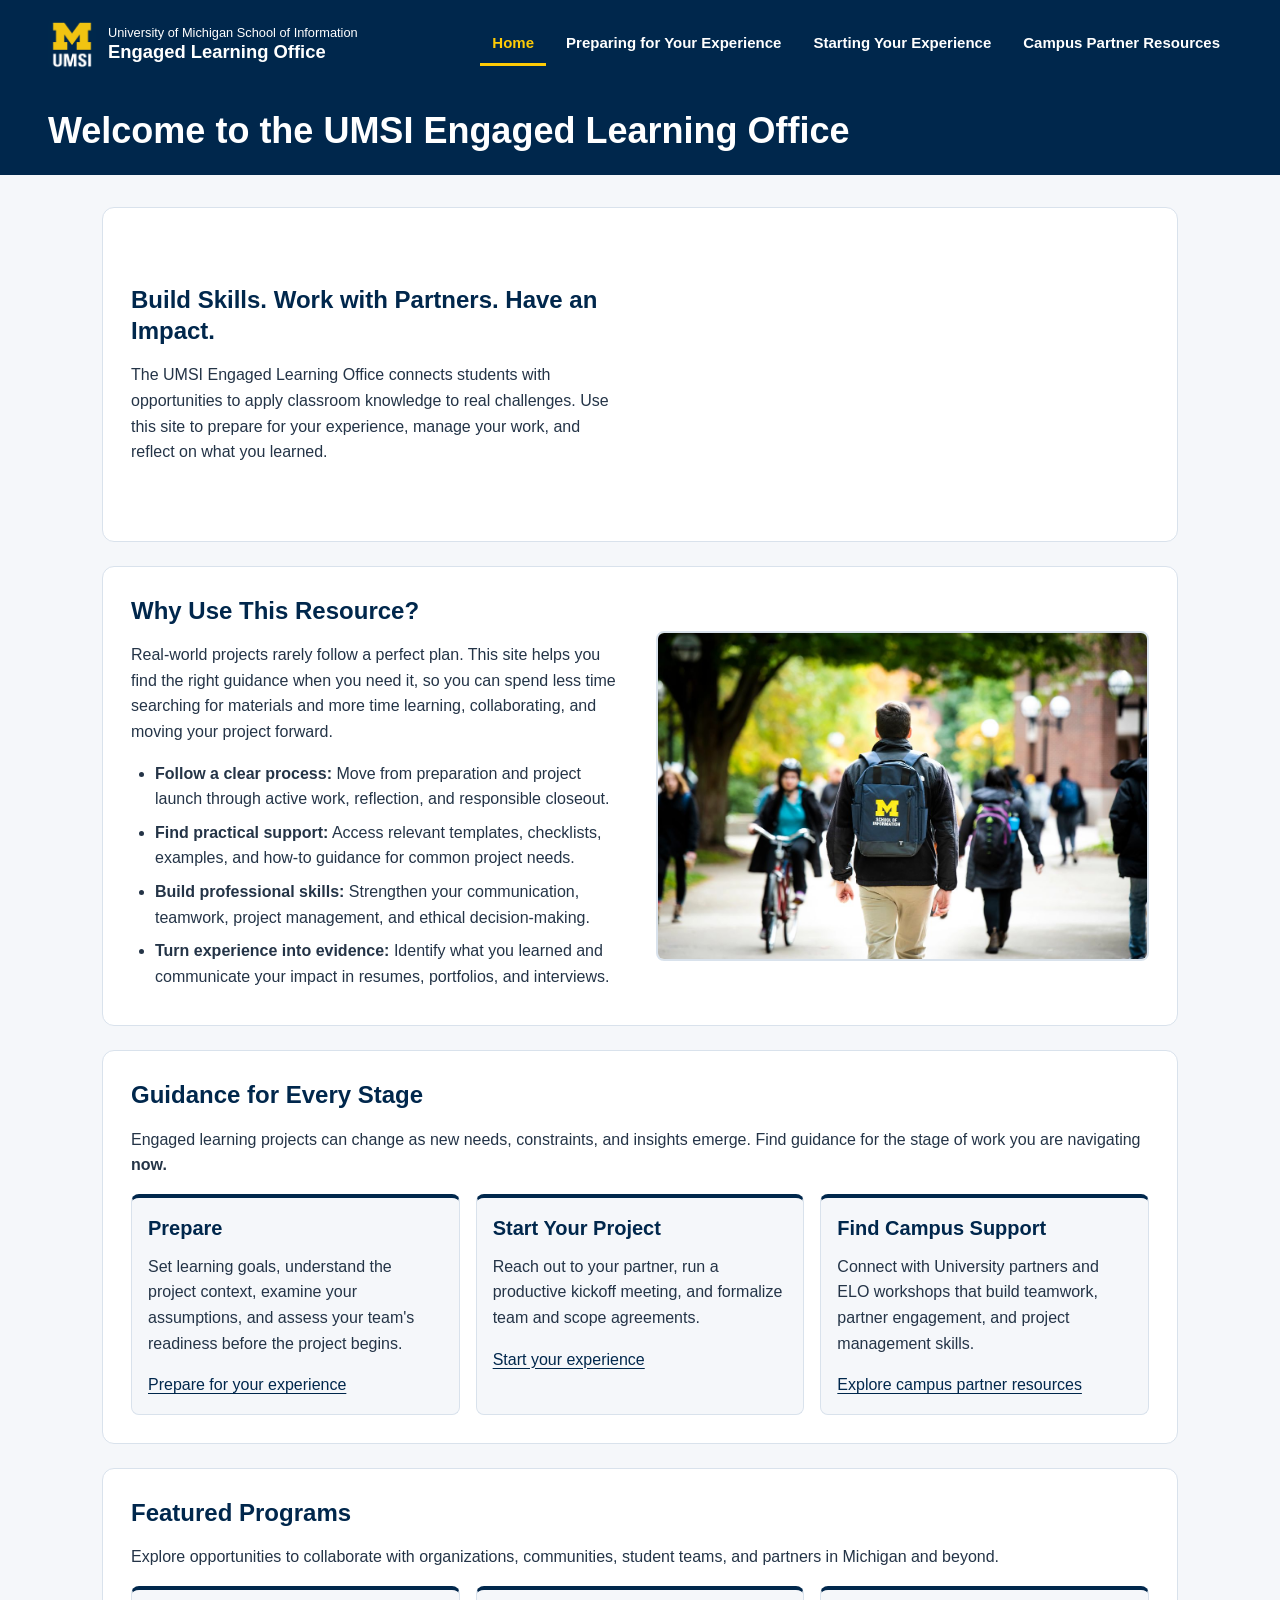
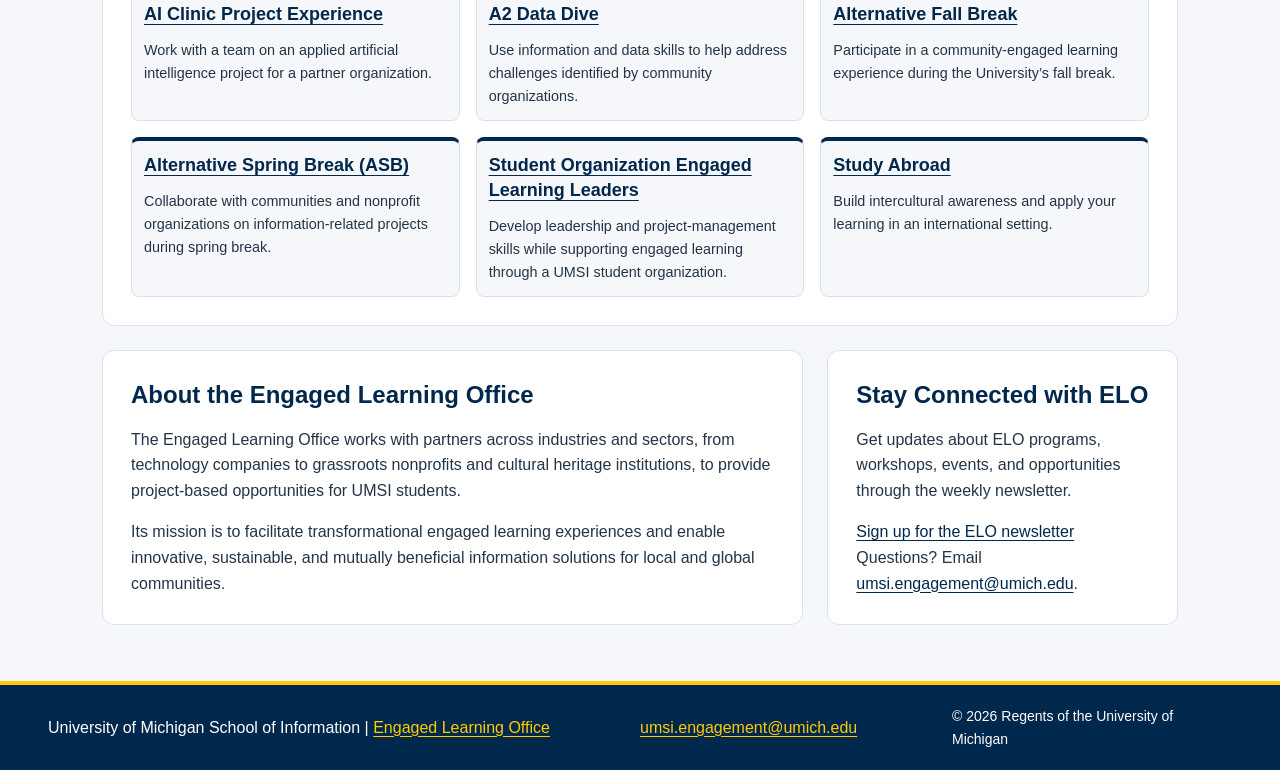
<file: index.html>
<!DOCTYPE html>
<html lang="en">
<head>
    <meta charset="UTF-8">
    <meta name="viewport" content="width=device-width, initial-scale=1.0">
    <title>Engaged Learning Resources | UMSI</title>
    <link rel="stylesheet" href="css/html5reset.css">
    <link rel="stylesheet" href="css/style.css">
    <script src="js/main.js" defer></script>
    
</head>
<body>

    <header>
  <a href = "#main" class="skip-link">Skip to Main Content</a>
        <a href="index.html" class="brand">
          <img src="images/umsi-logo.jpg" alt="" width="400" height="400">
          <span class="brand-text">
              <span class="brand-school">University of Michigan School of Information</span>
              <span class="brand-office">Engaged Learning Office</span>
          </span>
      </a>
        <nav>
            <ul>
                <li><a href="index.html" aria-current="page">Home</a></li>
                <li><a href = "prep.html">Preparing for Your Experience</a></li>
                <li><a href = "start.html">Starting Your Experience</a></li>
                <li><a href = "resources.html">Campus Partner Resources</a></li>
            </ul>
        </nav>
    <h1>Welcome to the UMSI Engaged Learning Office</h1>

    </header>
    <main id="main">
    <section class="media-split">
    <div class="media-text"> 
      <h2>Build Skills. Work with Partners. Have an Impact.</h2>
      <p>
       The UMSI Engaged Learning Office connects students with opportunities to apply classroom knowledge to real challenges. Use this site to prepare for your experience, manage your work, and reflect on what you learned.
      </p>
    </div>
      <iframe width="560" height="315" src="https://www.youtube.com/embed/81ZO9RfIJEQ?si=tBp82YWZMl1u7CVS" title="YouTube video player" allow="accelerometer; autoplay; clipboard-write; encrypted-media; gyroscope; picture-in-picture; web-share" referrerpolicy="strict-origin-when-cross-origin" allowfullscreen></iframe>
         <!-- Note: this iframe might cause an Axe ARIA error - that's not on you that's on YouTube! -->
    </section>

<section class="media-split">
    <div class="media-text"> 
      <h2>Why Use This Resource?</h2>
      <p>Real-world projects rarely follow a perfect plan. This site helps you find the right guidance when you need it, so you can spend less time searching for materials and more time learning, collaborating, and moving your project forward.
      </p>
      <ul>
        <li><strong>Follow a clear process:</strong> Move from preparation and project launch through active work, reflection, and responsible closeout.</li>
        <li><strong>Find practical support:</strong> Access relevant templates, checklists, examples, and how-to guidance for common project needs.</li>
        <li><strong>Build professional skills:</strong> Strengthen your communication, teamwork, project management, and ethical decision-making.</li>
        <li><strong>Turn experience into evidence:</strong> Identify what you learned and communicate your impact in resumes, portfolios, and interviews.</li>
      </ul>
    </div>
        <img src="images/umsi-backpack-fall.jpg" alt="A student wears a UMSI backpack in fall on the drag.">
   
</section>

 <section>
    <h2>Guidance for Every Stage</h2>
    <p>Engaged learning projects can change as new needs, constraints, and insights emerge. Find guidance for the stage of work you are navigating <strong>now.</strong></p>
    <!-- bug 1 found, fixed -->
    
    <!-- class added -->
    <div class="card-grid">
    <article>
      <h3>Prepare</h3>
      <p>Set learning goals, understand the project context, examine your assumptions, and assess your team's readiness before the project begins.</p>
      <a href="prep.html">Prepare for your experience</a>
    </article>

    <article>
      <h3>Start Your Project</h3>
      <p>Reach out to your partner, run a productive kickoff meeting, and formalize team and scope agreements.</p>
      <a href="start.html">Start your experience</a>
    </article>

    <article>
      <h3>Find Campus Support</h3>
      <p>Connect with University partners and ELO workshops that build teamwork, partner engagement, and project management skills.</p>
      <a href="resources.html">Explore campus partner resources</a>
    </article>

    </div>
  </section>

   <section>
    <h2>Featured Programs</h2>
    <p>Explore opportunities to collaborate with organizations, communities, student teams, and partners in Michigan and beyond.</p>

    <!-- class added -->
    <div class="card-grid card-grid-2">
      <article>
    <h3><a href="https://mcompass.umich.edu/_portal/tds-program-brochure?programid=12810">AI Clinic Project Experience</a></h3>
    <p>Work with a team on an applied artificial intelligence project for a partner organization.</p>
    </article>

    <article>
    <h3><a href="https://mcompass.umich.edu/_portal/tds-program-brochure?programid=12556">A2 Data Dive</a></h3>
    <p>Use information and data skills to help address challenges identified by community organizations.</p>
    </article>

     <article>
      <h3><a href="https://mcompass.umich.edu/_portal/tds-program-brochure?programid=11297">Alternative Fall Break</a></h3>
      <p>Participate in a community-engaged learning experience during the University’s fall break.</p>
    </article>

    <article>
      <h3><a href="https://mcompass.umich.edu/_portal/tds-program-brochure?programid=10621">Alternative Spring Break (ASB)</a></h3>
       <p>Collaborate with communities and nonprofit organizations on information-related projects during spring break.</p>
    </article>

    <article>
      <h3><a href="https://mcompass.umich.edu/_portal/tds-program-brochure?programid=12294">Student Organization Engaged Learning Leaders</a></h3>
       <p>Develop leadership and project-management skills while supporting engaged learning through a UMSI student organization.</p>
    </article>

    <article>
      <h3><a href="https://www.si.umich.edu/student-life/study-abroad">Study Abroad</a></h3>
      <p>Build intercultural awareness and apply your learning in an international setting. </p>
    </article>
    </div>
   </section>

  <div class="aboutrow">
    <section>
    <h2>About the Engaged Learning Office</h2>
    <p>The Engaged Learning Office works with partners across industries and sectors, from technology companies to grassroots nonprofits and cultural heritage institutions, to provide project-based opportunities for UMSI students.</p>
    <p>Its mission is to facilitate transformational engaged learning experiences and enable innovative, sustainable, and mutually beneficial information solutions for local and global communities.</p>
    </section>
    <aside>
      <h2>Stay Connected with ELO</h2>
      <p>Get updates about ELO programs, workshops, events, and opportunities through the weekly newsletter.</p>
      <div>
        <a href="https://umsi.info/elo-newsletter"> Sign up for the ELO newsletter</a>
      </div>
      <p>Questions? Email <a href="mailto:umsi.engagement@umich.edu">umsi.engagement@umich.edu</a>.</p>
    </aside>
  </div>
  


        <!-- Content taken & modified from UMGPT with the prompt, "Write me a webpage of intro content to help meet the following requirements - this is for the home page": and then pasted in the client objectives & project requirements"
        UMGPT. (2026). UMGPT ( GPT-5.6 Sol September 7th version) [Large language model]. -->
    </main>
    <footer>
        <p>University of Michigan School of Information | <a href="https://www.si.umich.edu/programs/engaged-learning/about-engaged-learning-office">Engaged Learning Office </a></p>
      <address>
        <a href="mailto:umsi.engagement@umich.edu">umsi.engagement@umich.edu</a>
      </address>
      <p>&copy; <span id="year">2026</span> Regents of the University of Michigan</p>
    </footer>
</body>
</html>
</file>
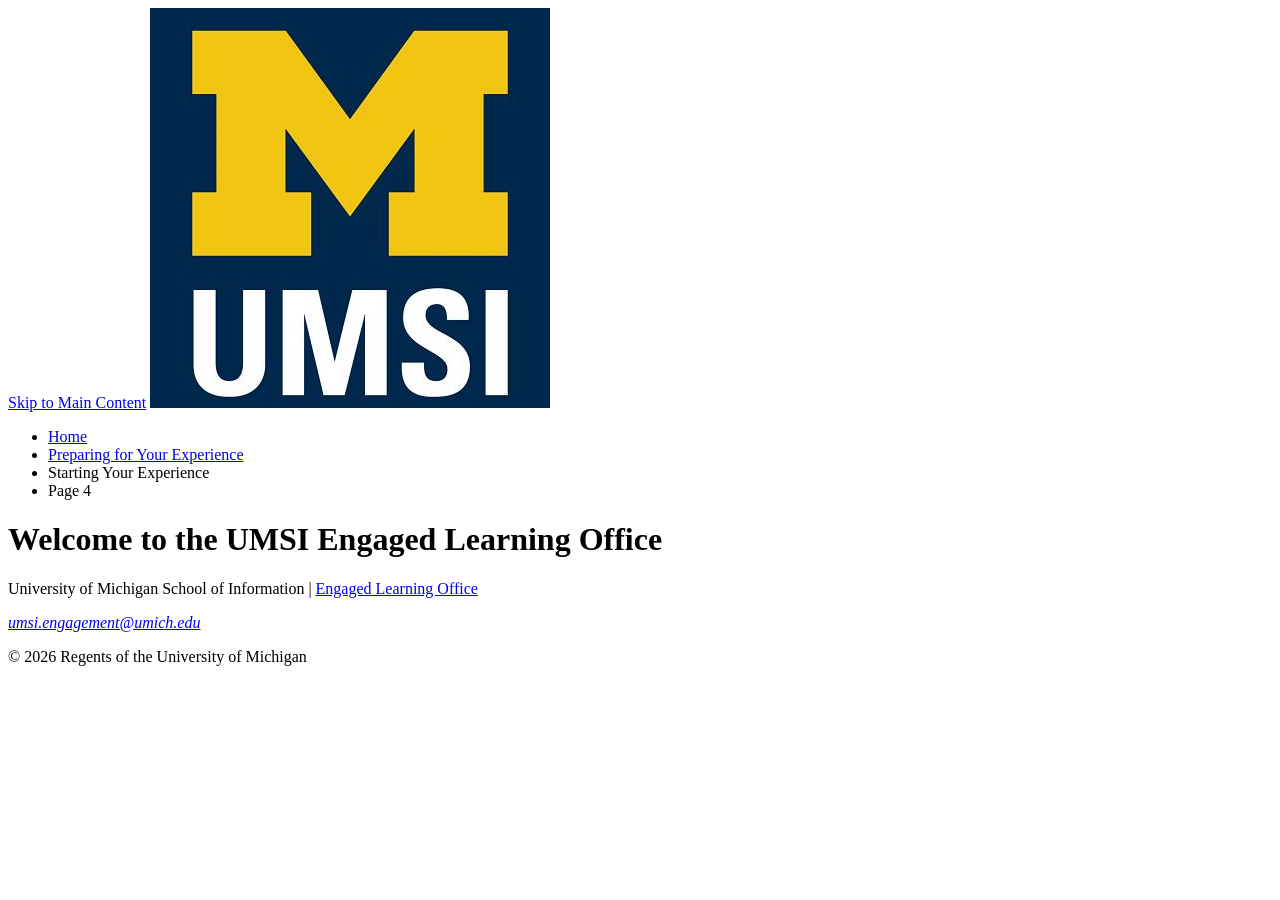
<file: network.html>
<!DOCTYPE html>
<html lang="en">
<head>
    <meta charset="UTF-8">
    <meta name="viewport" content="width=device-width, initial-scale=1.0">
    <title>Engaged Learning Resources | UMSI</title>

</head>
<body>

    <header>
  <a href = "#main">Skip to Main Content</a>
        <img src="images/UMSI_signature_vertical_informal_solidblue.jpg" alt="UMSI Logo">
        <nav>
            <ul>
                <li><a href = "index.html">Home</a></li>
                <li><a href = "prep.html">Preparing for Your Experience</a></li>
                <li><a>Starting Your Experience</a></li>
                <li><a>Page 4</a></li>
            </ul>
        </nav>
    <h1>Welcome to the UMSI Engaged Learning Office</h1>

    
    <footer>
        <p>University of Michigan School of Information | <a href="https://www.si.umich.edu/programs/engaged-learning/about-engaged-learning-office">Engaged Learning Office </a></p>
      <address>
        <a href="mailto:umsi.engagement@umich.edu">umsi.engagement@umich.edu</a>
      </address>
      <p>&copy; 2026 Regents of the University of Michigan</p>
    </footer>
</body>
</html>
</file>
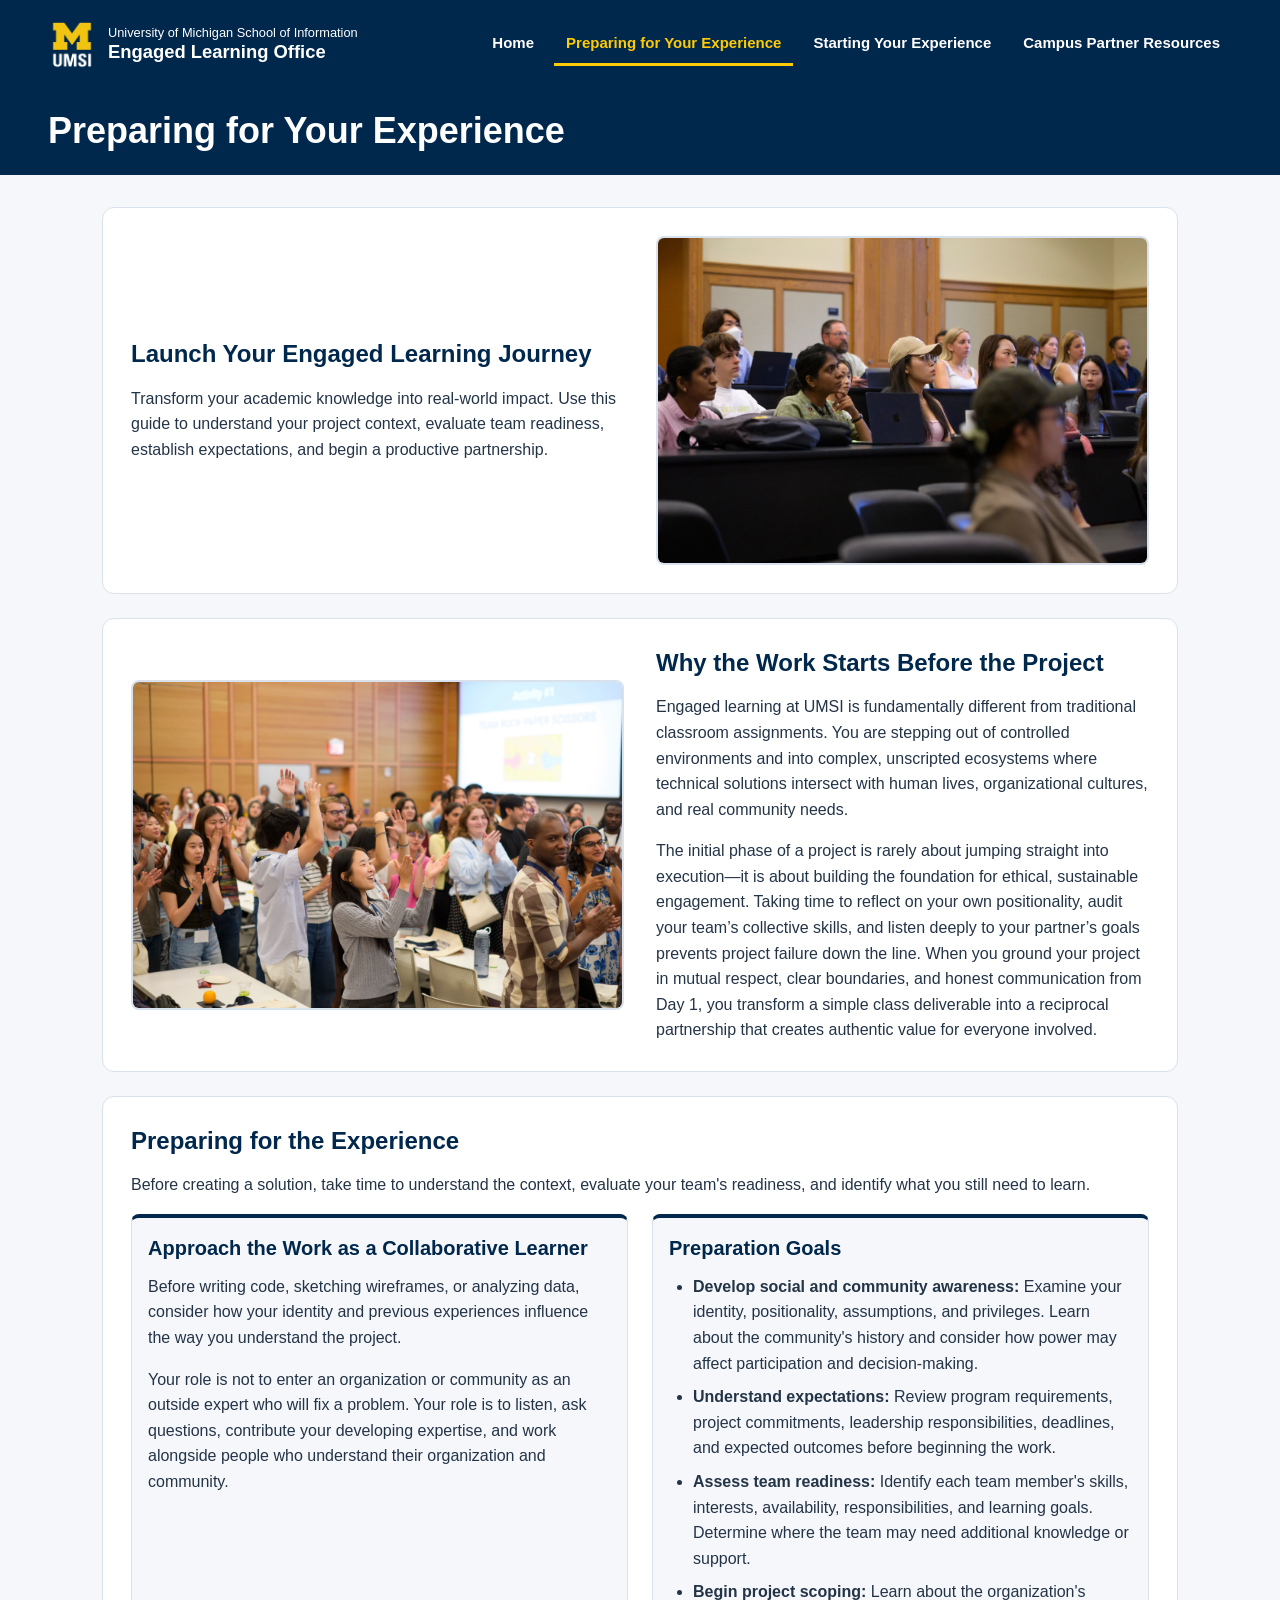
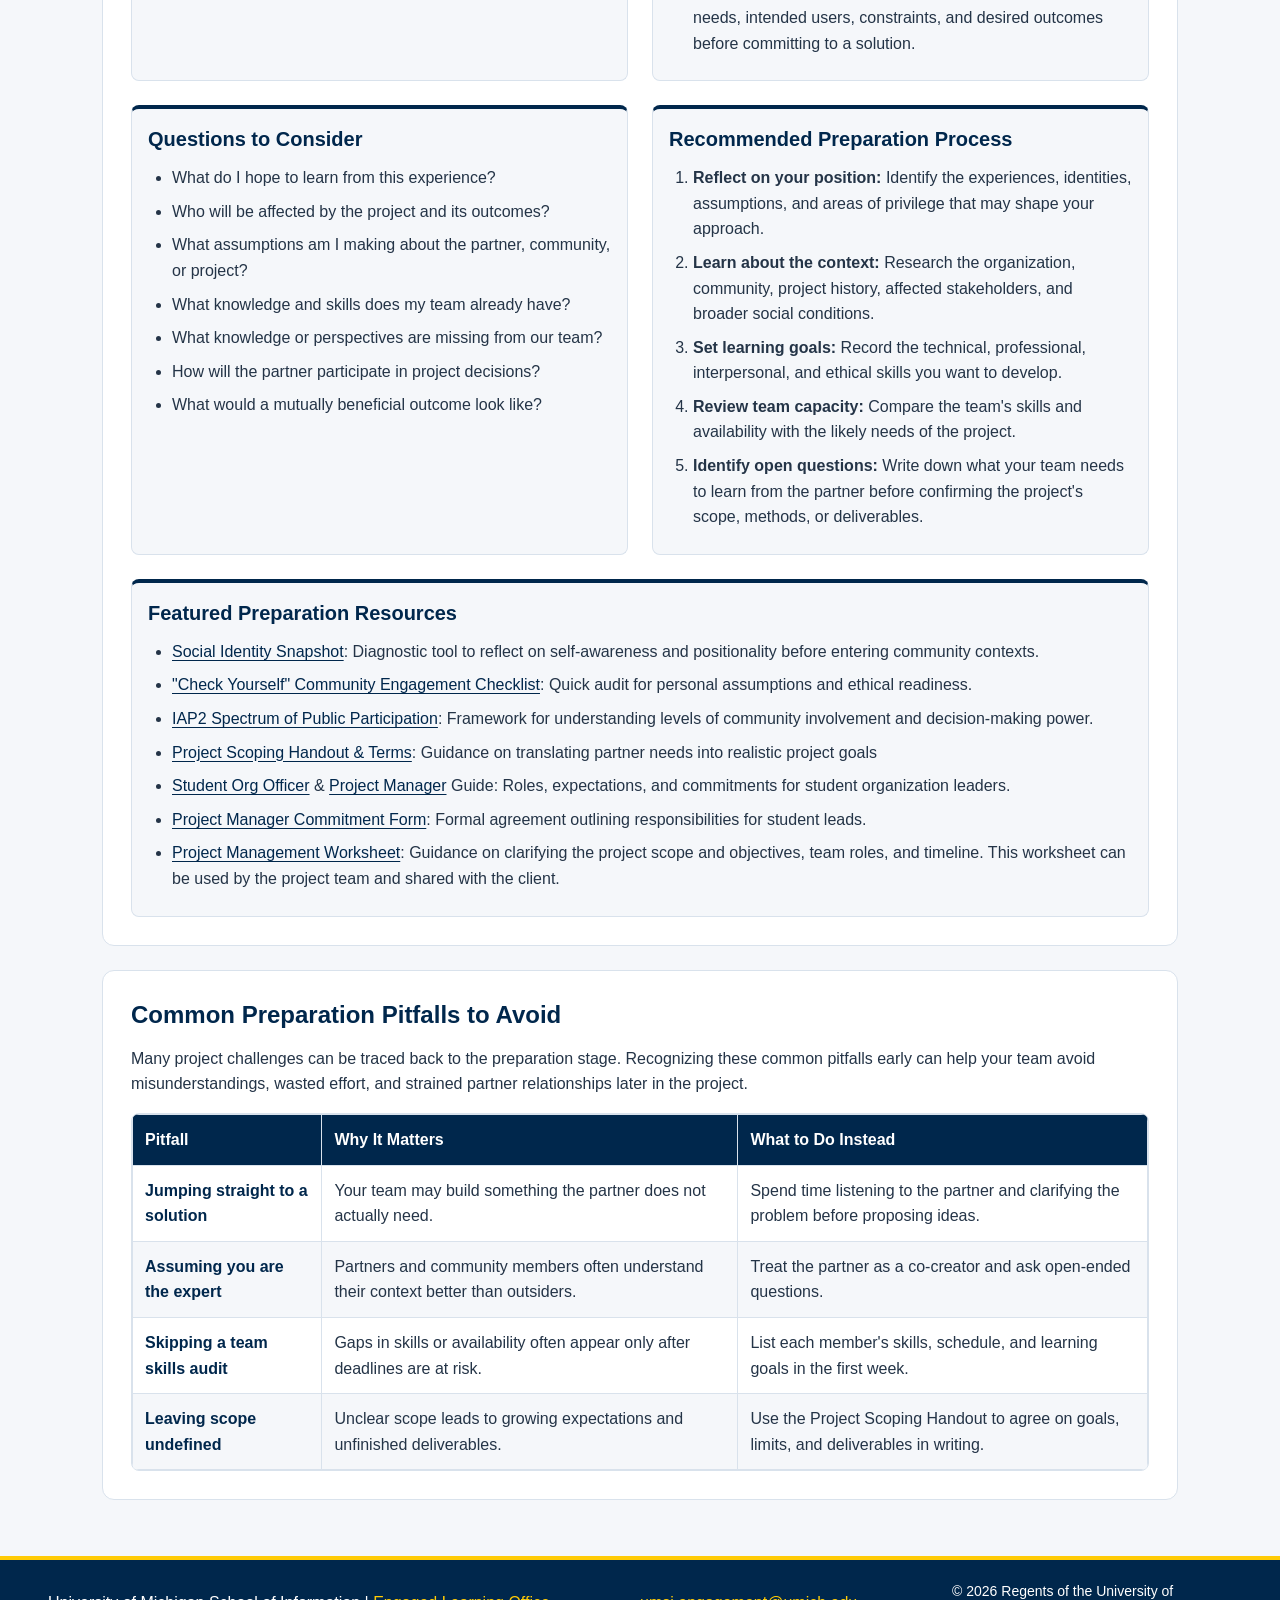
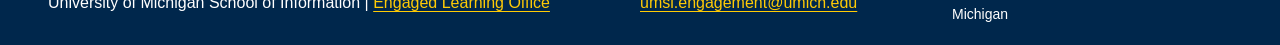
<file: prep.html>
<!DOCTYPE html>
<html lang="en">
<head>
    <meta charset="UTF-8">
    <meta name="viewport" content="width=device-width, initial-scale=1.0">
    <title>Preparing for Your Experience | UMSI</title>
    <link rel="stylesheet" href="css/html5reset.css">
    <link rel="stylesheet" href="css/style.css">
    <script src="js/main.js" defer></script>
</head>
<body>

    <header>

  <a href = "#main" class="skip-link">Skip to Main Content</a>
        <a href="index.html" class="brand">
          <img src="images/umsi-logo.jpg" alt="" width="400" height="400">
          <span class="brand-text">
              <span class="brand-school">University of Michigan School of Information</span>
              <span class="brand-office">Engaged Learning Office</span>
          </span>
      </a>
        <nav>
            <ul>
                <li><a href = "index.html">Home</a></li>
                <li><a href="prep.html" aria-current="page">Preparing for Your Experience</a></li>
                <li><a href = "start.html">Starting Your Experience</a></li>
                <li><a href = "resources.html">Campus Partner Resources</a></li>
            </ul>
        </nav>
    <h1>Preparing for Your Experience</h1>
  </header>
<main id="main">
  
<section class="media-split">
    <div class="media-text"> 
      <h2>Launch Your Engaged Learning Journey</h2>
     <p>Transform your academic knowledge into real-world impact. Use this guide to understand your project context, evaluate team readiness, establish expectations, and begin a productive partnership.</p>
    </div>
  <img
    src="images/students-classroom.jpg"
    alt="Students attending a presentation in a university classroom"
    width="500"
  >
</section>

<section class="media-split media-split-reverse" >
    <div class="media-text"> 
      <h2>Why the Work Starts Before the Project</h2>
      <p>Engaged learning at UMSI is fundamentally different from traditional classroom assignments. You are stepping out of controlled environments and into complex, unscripted ecosystems where technical solutions intersect with human lives, organizational cultures, and real community needs.</p>
      <p>The initial phase of a project is rarely about jumping straight into execution—it is about building the foundation for ethical, sustainable engagement. Taking time to reflect on your own positionality, audit your team’s collective skills, and listen deeply to your partner’s goals prevents project failure down the line. When you ground your project in mutual respect, clear boundaries, and honest communication from Day 1, you transform a simple class deliverable into a reciprocal partnership that creates authentic value for everyone involved.</p>
    </div>
  <img
    src="images/umsi-orientation.jpg"
    alt="UMSI students participating in an orientation event, raising their hands and applauding"
    width="500"
  >

</section>

<section>
  <!-- Updates for header to make less confusing -->
  <h2>Preparing for the Experience</h2>
  <p>Before creating a solution, take time to understand the context, evaluate your team's readiness, and identify what you still need to learn.</p>

  <div class="card-grid card-grid-prep">
    <article>
    <h3>Approach the Work as a Collaborative Learner</h3>
    <p>Before writing code, sketching wireframes, or analyzing data, consider how your identity and previous experiences influence the way you understand the project.</p>
    <p>Your role is not to enter an organization or community as an outside expert who will fix a problem. Your role is to listen, ask questions, contribute your developing expertise, and work alongside people who understand their organization and community.</p>
  </article>

  <article>
    <h3>Preparation Goals</h3>
    <ul>
      <li><strong>Develop social and community awareness:</strong> Examine your identity, positionality, assumptions, and privileges. Learn about the community's history and consider how power may affect participation and decision-making.
      </li>
      <li><strong>Understand expectations:</strong> Review program requirements, project commitments, leadership responsibilities, deadlines, and expected outcomes before beginning the work.</li>
      <li><strong>Assess team readiness:</strong> Identify each team member's skills, interests, availability, responsibilities, and learning goals. Determine where the team may need additional knowledge or support.</li>
      <li><strong>Begin project scoping:</strong> Learn about the organization's needs, intended users, constraints, and desired outcomes before committing to a solution.
      </li>
    </ul>
  </article>

  <article>
    <h3>Questions to Consider</h3>
    <ul>
      <li>What do I hope to learn from this experience?</li>
      <li>Who will be affected by the project and its outcomes?</li>
      <li>What assumptions am I making about the partner, community, or project?</li>
      <li>What knowledge and skills does my team already have?</li>
      <li>What knowledge or perspectives are missing from our team?</li>
      <li>How will the partner participate in project decisions?</li>
      <li>What would a mutually beneficial outcome look like?</li>
    </ul>
  </article>

  <article>
    <h3>Recommended Preparation Process</h3>
    <ol>
      <li><strong>Reflect on your position:</strong> Identify the experiences, identities, assumptions, and areas of privilege that may shape your approach.</li>
      <li><strong>Learn about the context:</strong> Research the organization, community, project history, affected stakeholders, and broader social conditions.</li>
      <li><strong>Set learning goals:</strong> Record the technical, professional, interpersonal, and ethical skills you want to develop.</li>
      <li><strong>Review team capacity:</strong> Compare the team's skills and availability with the likely needs of the project. </li>
      <li><strong>Identify open questions:</strong> Write down what your team needs to learn from the partner before confirming the project's scope, methods, or deliverables.</li>
    </ol>
  </article>

  <article>
    <h3>Featured Preparation Resources</h3>
    <ul>
      <li><a href="https://sites.lsa.umich.edu/equitable-teaching/social-identity-snapshot">Social Identity Snapshot</a>: Diagnostic tool to reflect on self-awareness and positionality before entering community contexts.</li>
      <li><a href="https://docs.google.com/document/d/1Qt9YeStVwDHjwJhOLAz42JSNQR2lFMurdUtxtdrGkuc/edit?tab=t.0#heading=h.ch0bvccjkrzn">"Check Yourself" Community Engagement Checklist</a>: Quick audit for personal assumptions and ethical readiness.</li>
      <li><a href="https://drive.google.com/file/d/1zc1RNlrDxV51-muOERdDTnINQcquJpOA/view?usp=sharing">IAP2 Spectrum of Public Participation</a>: Framework for understanding levels of community involvement and decision-making power.</li>
      <li><a href="https://docs.google.com/document/d/1TrEDolwmOIlXgYgAP9VvlOGoYOwFfe6KxzZOgZSVYVw/edit?usp=drive_link">Project Scoping Handout & Terms</a>: Guidance on translating partner needs into realistic project goals</li>
      <li><a href="https://docs.google.com/document/d/1AexsV_JeSd0kRUBbcifZpfBu6y6Zi8Y0iJScp1I3gkM/edit?usp=drive_link">Student Org Officer</a> & <a href="https://docs.google.com/document/u/0/d/1uwOOS0TrXWzcSShj8DUFpckWo0t1UNu_Q7WVbZnLhX0/edit">Project Manager</a> Guide: Roles, expectations, and commitments for student organization leaders.</li>
      <li><a href="https://docs.google.com/document/d/1U4lCNGyWKJ3C2i_VgFqAR45Z4zF1FehuthuqT-M2wdI/edit?usp=drive_link">Project Manager Commitment Form</a>: Formal agreement outlining responsibilities for student leads.</li>
      <li><a href="https://docs.google.com/document/d/1twc-7TYWmb_PNrOBiDI1NuJqJAuhluTICr22GRd_NLc/edit?usp=drive_link">Project Management Worksheet</a>: Guidance on clarifying the project scope and objectives, team roles, and timeline. This worksheet can be used by the project team and shared with the client.</li>
    </ul>
  </article>
  </div>
</section>


<section>
  <h2>Common Preparation Pitfalls to Avoid</h2>
  <p>Many project challenges can be traced back to the preparation stage. Recognizing these common pitfalls early can help your team avoid misunderstandings, wasted effort, and strained partner relationships later in the project.</p>
  <div class="table-wrapper" role="region" aria-label="Common Preparation Pitfalls Table"
     tabindex="0"> 
  <table>
    <thead>
      <tr>
        <th scope="col">Pitfall</th>
        <th scope="col">Why It Matters</th>
        <th scope="col">What to Do Instead</th>
      </tr>
    </thead>
    <tbody>
      <tr>
        <th scope="row">Jumping straight to a solution</th>
        <td>Your team may build something the partner does not actually need.</td>
        <td>Spend time listening to the partner and clarifying the problem before proposing ideas.</td>
      </tr>
      <tr>
        <th scope="row">Assuming you are the expert</th>
        <td>Partners and community members often understand their context better than outsiders.</td>
        <td>Treat the partner as a co-creator and ask open-ended questions.</td>
      </tr>
      <tr>
        <th scope="row">Skipping a team skills audit</th>
        <td>Gaps in skills or availability often appear only after deadlines are at risk.</td>
        <td>List each member's skills, schedule, and learning goals in the first week.</td>
      </tr>
      <tr>
        <th scope="row">Leaving scope undefined</th>
        <td>Unclear scope leads to growing expectations and unfinished deliverables.</td>
        <td>Use the Project Scoping Handout to agree on goals, limits, and deliverables in writing.</td>
      </tr>
    </tbody>
  </table>
  </div>
</section>
<!-- Content taken & modified from UMGPT with the prompt, "for the same content write me some intro content and resources for a prep page using the ELO content below" - this was after I had asked for content for the home page. " UMGPT. (2026). UMGPT ( GPT-5.6 Sol September 7th version) [Large language model]. -->
<!-- "Common Preparation Pitfalls to Avoid" section generated with Claude (Anthropic, 2026) based on existing page themes, then reviewed and edited by me. -->
</main>
<footer>
        <p>University of Michigan School of Information | <a href="https://www.si.umich.edu/programs/engaged-learning/about-engaged-learning-office">Engaged Learning Office </a></p>
      <address>
        <a href="mailto:umsi.engagement@umich.edu">umsi.engagement@umich.edu</a>
      </address>
      <p>&copy; <span id="year">2026</span> Regents of the University of Michigan</p>
    </footer>
    
</body>

</html>
</file>
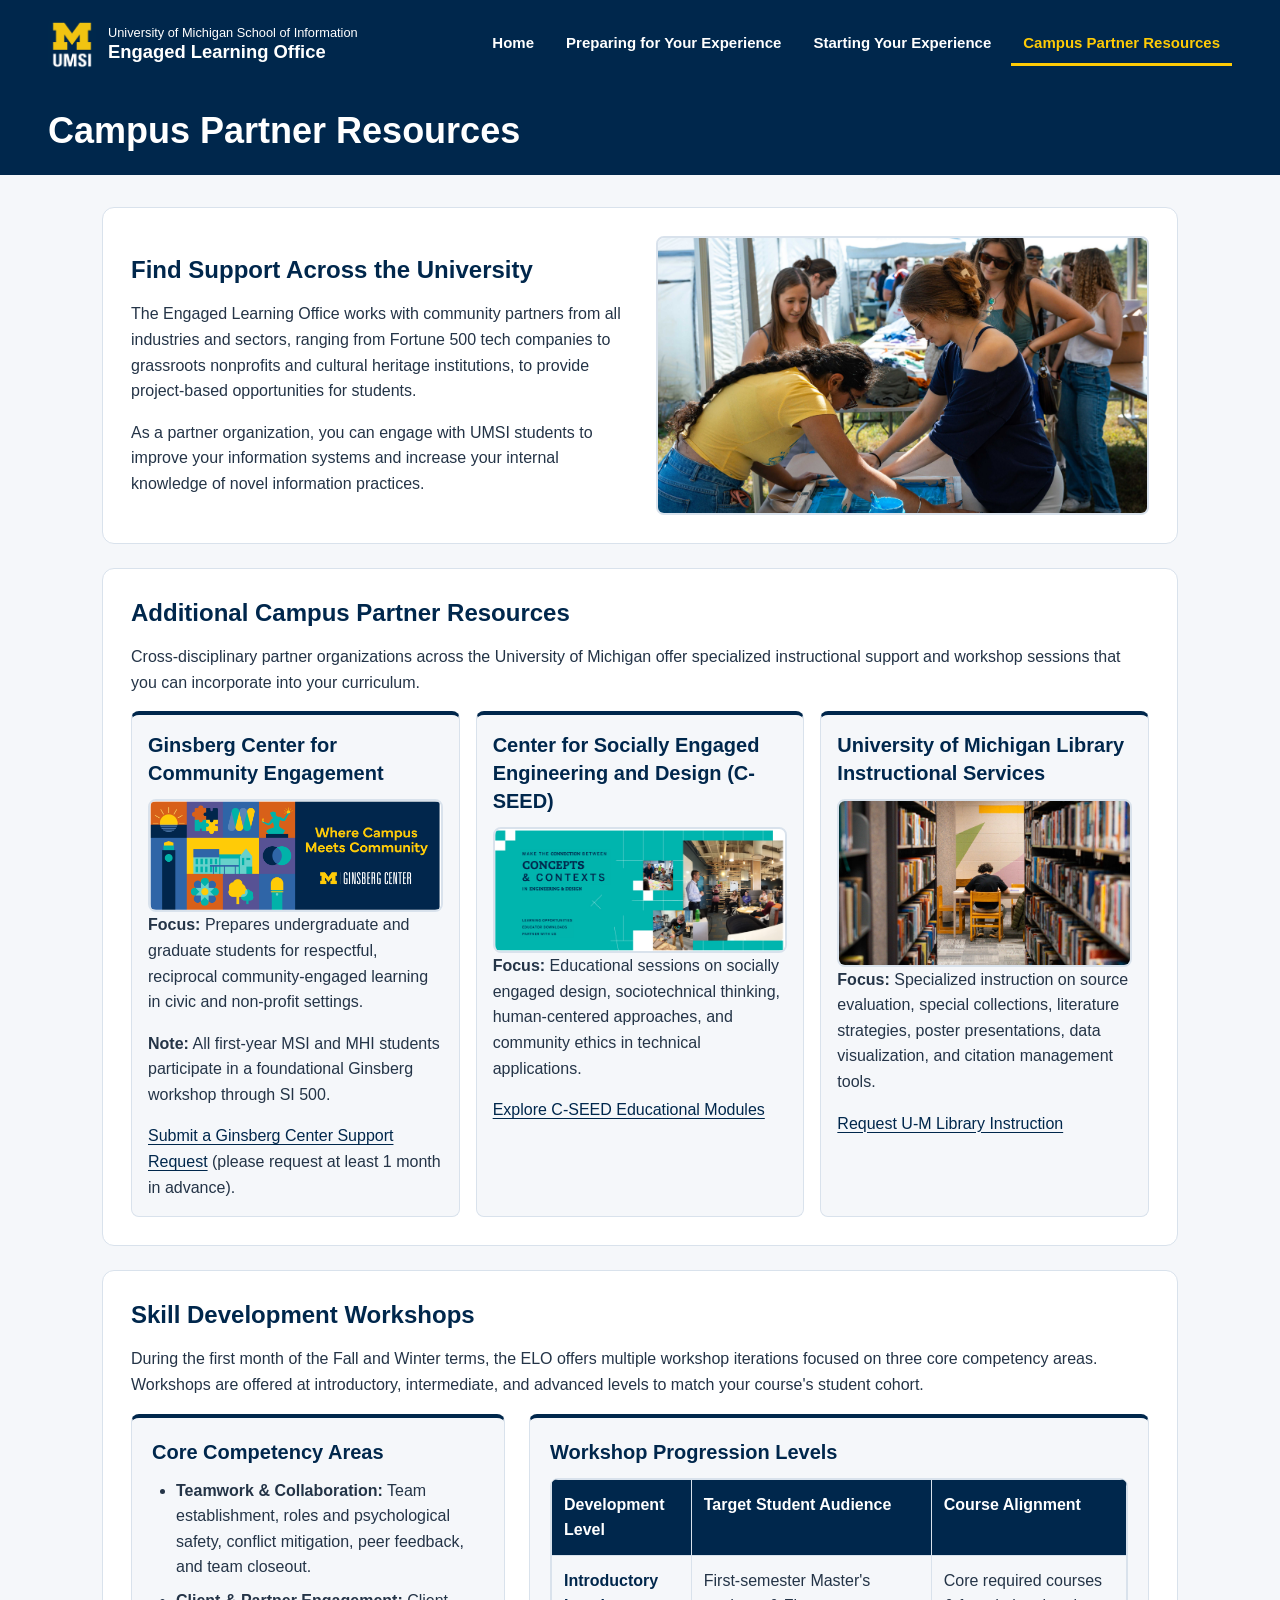
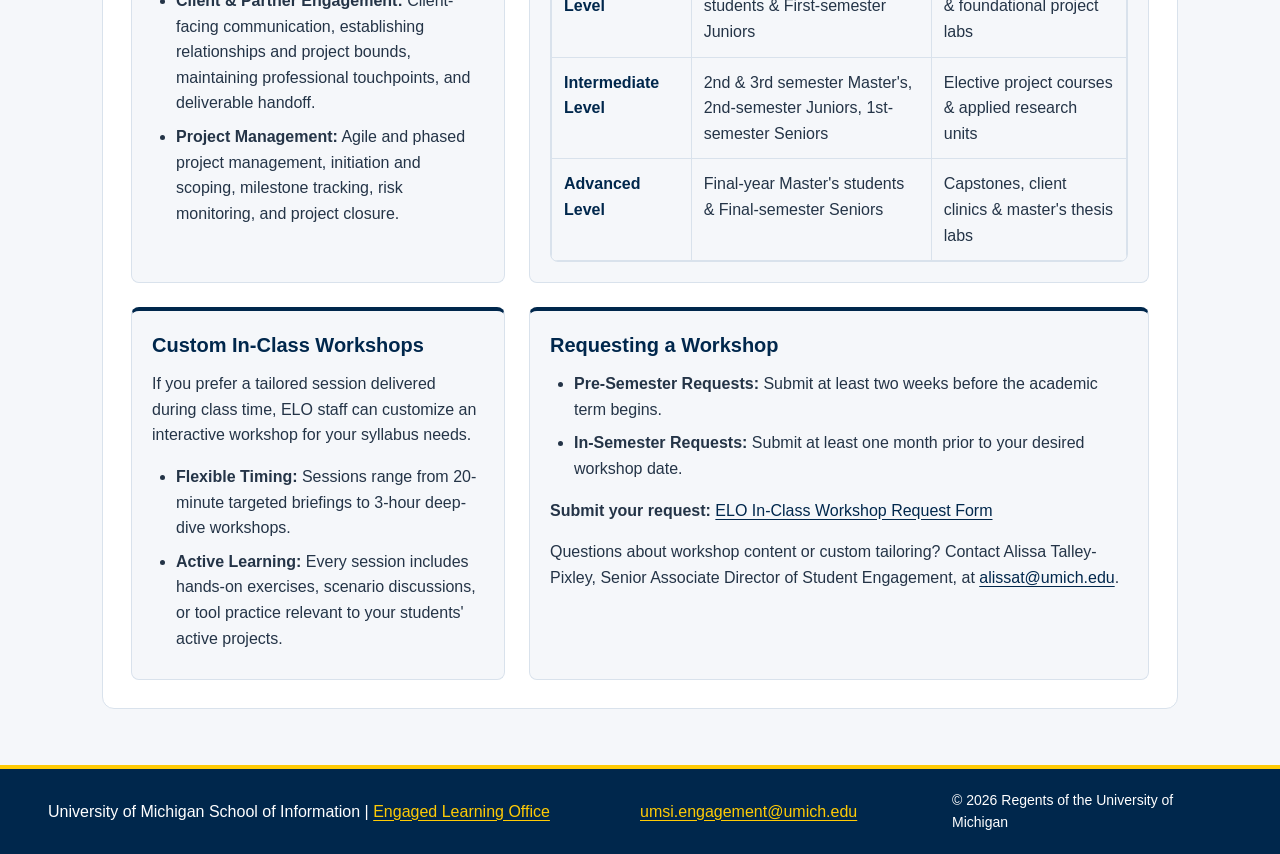
<file: resources.html>
<!DOCTYPE html>
<html lang="en">
<head>
    <meta charset="UTF-8">
    <meta name="viewport" content="width=device-width, initial-scale=1.0">
    <title>Campus Partner Resources | UMSI</title>
    <link rel="stylesheet" href="css/html5reset.css">
    <link rel="stylesheet" href="css/style.css">
    <script src="js/main.js" defer></script>

</head>
<body>

    <header>
        <a href = "#main" class="skip-link">Skip to Main Content</a>
        <a href="index.html" class="brand">
            <img src="images/umsi-logo.jpg" alt="" width="400" height="400">
            <span class="brand-text">
                <span class="brand-school">University of Michigan School of Information</span>
                <span class="brand-office">Engaged Learning Office</span>
            </span>
        </a>
        <nav>
            <ul>
                <li><a href = "index.html">Home</a></li>
                <li><a href = "prep.html">Preparing for Your Experience</a></li>
                <li><a href = "start.html">Starting Your Experience</a></li>
                <li><a href="resources.html" aria-current="page">Campus Partner Resources</a></li>
            </ul>
        </nav>
    <h1>Campus Partner Resources</h1>
    </header>
    <main id="main">
        <section class="media-split">
        <div class="media-text">
            <!-- section 1  Intro to Campus Partner Resources-->
            <h2>Find Support Across the University</h2>

            <p>
                The Engaged Learning Office works with community partners from all industries and sectors, ranging from Fortune 500 tech companies to grassroots nonprofits and cultural heritage institutions, to provide project-based opportunities for students. 
            </p>
                
            <p>
                As a partner organization, you can engage with UMSI students to improve your information systems and increase your internal knowledge of novel information practices.
            </p>
        </div>
        
        <img
            src="images/elo-engage-students.jpg"
            alt="Students making a blue painting"
            width="500">

        </section>

        <section>
        <!-- section 2  Three Campus Partner Organizations-->
        <h2>Additional Campus Partner Resources</h2>
        <p>Cross-disciplinary partner organizations across the University of Michigan offer specialized instructional support and workshop sessions that you can incorporate into your curriculum.</p>
        
        <div class="card-grid">
        <article>
            <h3>Ginsberg Center for Community Engagement</h3>
            <img 
                src="images/ginsberg-center-banner.png" 
                alt="Ginsberg Center banner displaying Where Campus Meets Community"
                width="500">
            <p>
                <strong>Focus:</strong> Prepares undergraduate and graduate students for respectful, reciprocal community-engaged learning in civic and non-profit settings.
            </p>
            <p>
                <strong>Note:</strong> All first-year MSI and MHI students participate in a foundational Ginsberg workshop through SI 500.
            </p>
            <p>
                <a href="https://ginsberg.umich.edu/">Submit a Ginsberg Center Support Request</a> (please request at least 1 month in advance).
            </p>
        </article>

        <article>
            <h3>Center for Socially Engaged Engineering and Design (C-SEED)</h3>
            <img 
                src="images/cseed-banner.png" 
                alt="C-SEED banner displaying Make the connection between concepts and contexts in engineering and design"
                width="500">
            <p>
                <strong>Focus:</strong> Educational sessions on socially engaged design, sociotechnical thinking, human-centered approaches, and community ethics in technical applications.
            </p>
            <p>
                <a href="https://csed.engin.umich.edu/">Explore C-SEED Educational Modules</a>
            </p>
        </article>

        <article>
            <h3>University of Michigan Library Instructional Services</h3>
            <img 
                src="images/library-study.jpg" 
                alt="A student studying in library table"
                width="500">
            <p>
                <strong>Focus:</strong> Specialized instruction on source evaluation, special collections, literature strategies, poster presentations, data visualization, and citation management tools.
            </p>
            <p>
                <a href="https://www.lib.umich.edu/">Request U-M Library Instruction</a>
            </p>
        </article>

        </div>
        </section>
        
        <section>
        <!-- section 3: ELO  Workshops -->
        <h2>Skill Development Workshops</h2>

        <p>
            During the first month of the Fall and Winter terms, the ELO offers multiple workshop iterations focused on three core competency areas. Workshops are offered at introductory, intermediate, and advanced levels to match your course's student cohort.
        </p>

        <div class="resourcegrid">
            <article>
            <h3>Core Competency Areas</h3>
            <ul>
                <li><strong>Teamwork &amp; Collaboration:</strong> Team establishment, roles and psychological safety, conflict mitigation, peer feedback, and team closeout.</li>
                <li><strong>Client &amp; Partner Engagement:</strong> Client-facing communication, establishing relationships and project bounds, maintaining professional touchpoints, and deliverable handoff.</li>
                <li><strong>Project Management:</strong> Agile and phased project management, initiation and scoping, milestone tracking, risk monitoring, and project closure.</li>
            </ul>
        </article>

        <article>
            <h3>Workshop Progression Levels</h3>
            <div class="table-wrapper" role="region" aria-label="Workshop Progression Levels Table"
                tabindex="0">
                <table>
            <thead>
                <tr>
                    <th scope="col">Development Level</th>
                    <th scope="col">Target Student Audience</th>
                    <th scope="col">Course Alignment</th>
                </tr>
            </thead>

            <tbody>
                <tr>
                    <th scope="row">Introductory Level</th>
                    <td>First-semester Master's students &amp; First-semester Juniors</td>
                    <td>Core required courses &amp; foundational project labs</td>
                </tr>

                <tr>
                    <th scope="row">Intermediate Level</th>
                    <td>2nd &amp; 3rd semester Master's, 2nd-semester Juniors, 1st-semester Seniors</td>
                    <td>Elective project courses &amp; applied research units</td>
                </tr>

                <tr>
                    <th scope="row">Advanced Level</th>
                    <td>Final-year Master's students &amp; Final-semester Seniors</td>
                    <td>Capstones, client clinics &amp; master's thesis labs</td>
                </tr>
            </tbody>
            </table>
            </div>
            
        </article>

        <article>
            <h3>Custom In-Class Workshops</h3>
            <p>
                If you prefer a tailored session delivered during class time, ELO staff can customize an interactive workshop for your syllabus needs. 
            </p>
            <ul>
                <li><strong>Flexible Timing:</strong> Sessions range from 20-minute targeted briefings to 3-hour deep-dive workshops.</li>
                <li><strong>Active Learning:</strong> Every session includes hands-on exercises, scenario discussions, or tool practice relevant to your students' active projects.</li>
            </ul>
            
        </article>

        <article>
            <h3>Requesting a Workshop</h3>
            <ul>
                <li><strong>Pre-Semester Requests:</strong> Submit at least two weeks before the academic term begins.</li>
                <li><strong>In-Semester Requests:</strong> Submit at least one month prior to your desired workshop date.</li>
            </ul>
            <p><strong>Submit your request:</strong> <a href="https://airtable.com/appCGRbPQmj0VViAc/pagdxz8bzgZ7OTNPC/form">ELO In-Class Workshop Request Form</a></p>
            <p>
                Questions about workshop content or custom tailoring? Contact Alissa Talley-Pixley, Senior Associate Director of Student Engagement, at
                <a href="mailto:alissat@umich.edu">alissat@umich.edu</a>.
            </p>
        </article>
        </div>
        
        </section>


    </main>

    <!-- Content taken from SI 539 Client Project - ELO Content  & ELO webpage-->

    <footer>
        <p>University of Michigan School of Information | <a href="https://www.si.umich.edu/programs/engaged-learning/about-engaged-learning-office">Engaged Learning Office </a></p>
      <address>
        <a href="mailto:umsi.engagement@umich.edu">umsi.engagement@umich.edu</a>
      </address>
      <p>&copy; <span id="year">2026</span> Regents of the University of Michigan</p>
    </footer>
</body>
</html>
</file>
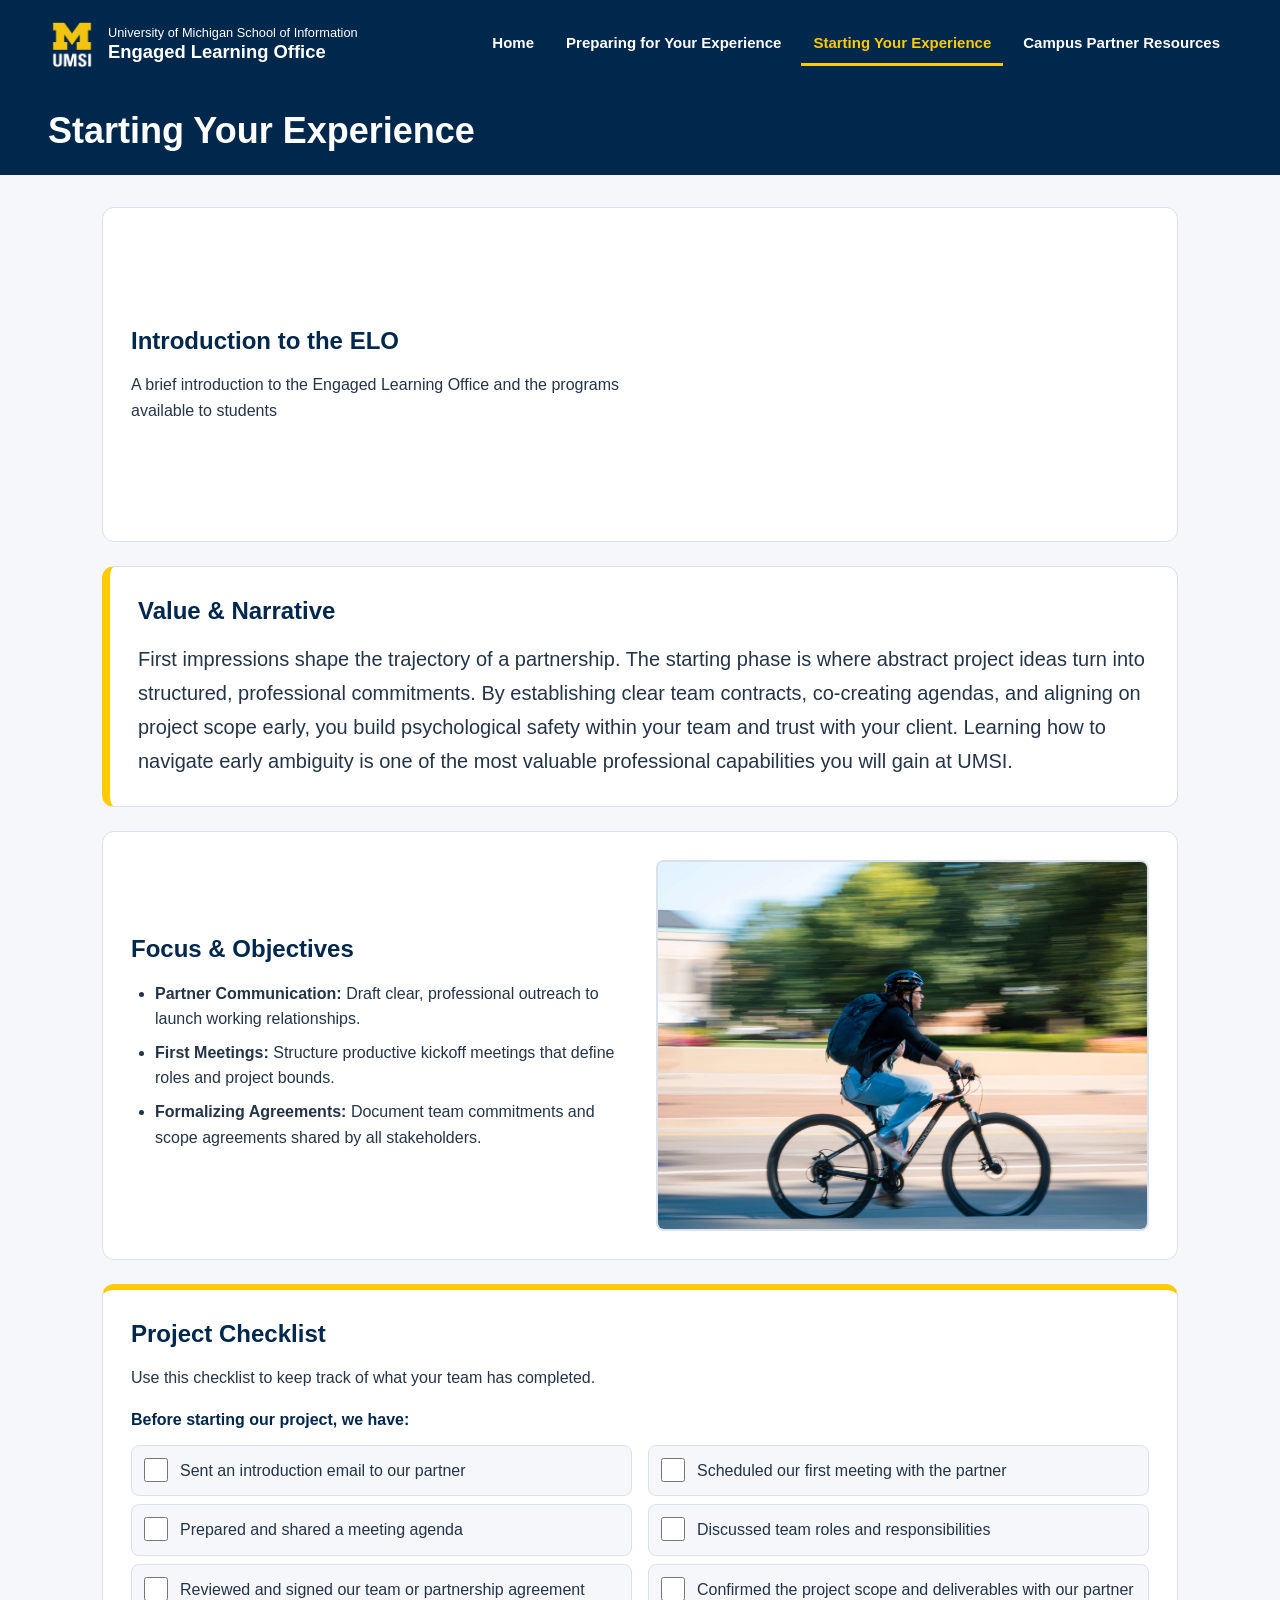
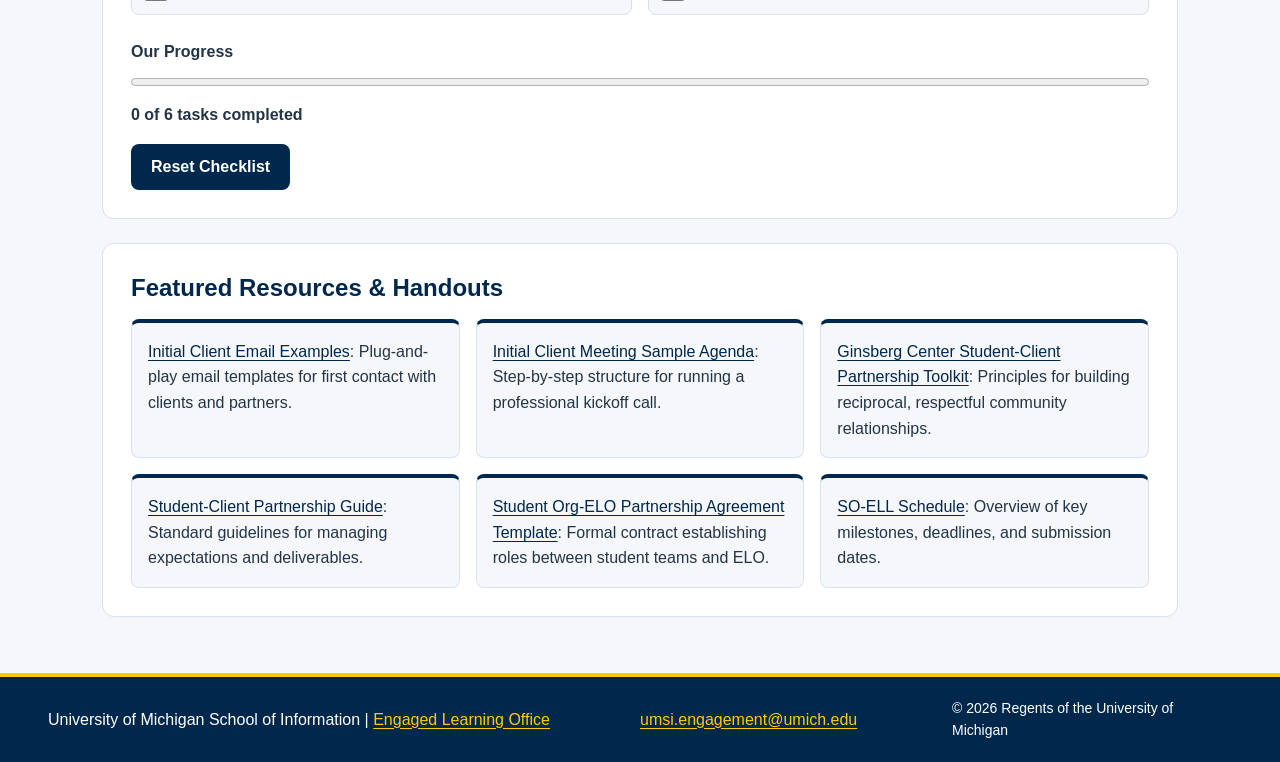
<file: start.html>
<!DOCTYPE html>
<html lang="en">
<head>
    <meta charset="UTF-8">
    <meta name="viewport" content="width=device-width, initial-scale=1.0">
    <title>Starting Your Experience | UMSI</title>
    <link rel="stylesheet" href="css/html5reset.css">
    <link rel="stylesheet" href="css/style.css">
    <script src="js/main.js" defer></script>

</head>
<body>

    <header>
        <a href = "#main" class="skip-link">Skip to Main Content</a>
        <a href="index.html" class="brand">
            <img src="images/umsi-logo.jpg" alt="" width="400" height="400">
            <span class="brand-text">
                <span class="brand-school">University of Michigan School of Information</span>
                <span class="brand-office">Engaged Learning Office</span>
            </span>
        </a>
        <nav>
            <ul>
                <li><a href = "index.html">Home</a></li>
                <li><a href = "prep.html">Preparing for Your Experience</a></li>
                <li><a href="start.html" aria-current="page">Starting Your Experience</a></li>
                <li><a href = "resources.html">Campus Partner Resources</a></li>
            </ul>
        </nav>
    <h1>Starting Your Experience</h1>

    </header>
    <main id="main">

        <section class="media-split">
            <div class="media-text"> 
                <h2>Introduction to the ELO</h2>
                <p>
                A brief introduction to the Engaged Learning Office and the programs available to students
                </p>
            </div>
            <iframe 
                width="560" height="315" 
                src="https://www.youtube.com/embed/PJUbWkHccgg"
                title="Introduction to the UMSI Engaged Learning Office" 
                allow="accelerometer; autoplay; clipboard-write; encrypted-media; gyroscope; picture-in-picture; web-share" referrerpolicy="strict-origin-when-cross-origin" allowfullscreen>
            </iframe>
                <!-- Note: this iframe might cause an Axe ARIA error - that's not on you that's on YouTube! -->
        </section>
        <section class="startcontent">
        <!-- section 1 Value & Narrative -->
        <h2> Value &amp; Narrative</h2>
        <p>
            First impressions shape the trajectory of a partnership. The starting phase is where abstract project ideas turn into structured, professional commitments. By establishing clear team contracts, co-creating agendas, and aligning on project scope early, you build psychological safety within your team and trust with your client. Learning how to navigate early ambiguity is one of the most valuable professional capabilities you will gain at UMSI.
        </p>
        </section>

        <section class="media-split">
            <div class="media-text"> 
                <!-- section 2 Focus & Objectives -->
                <h2> Focus &amp; Objectives </h2>
                <ul>
                    <li><strong>Partner Communication:</strong> Draft clear, professional outreach to launch working relationships.</li>
                    <li><strong>First Meetings:</strong> Structure productive kickoff meetings that define roles and project bounds.</li>
                    <li><strong>Formalizing Agreements:</strong> Document team commitments and scope agreements shared by all stakeholders.</li>
                </ul>
            </div>
        <img 
            src="images/student-biking.jpg" 
            alt="A student rides a bike on the road"
            width="500"
            >
        </section>
         
         <!-- Content taken & modified from ChatGPT with the prompt, "Provide me a checklist of task projects"
        ChatGPT. (2026). ChatGPT ( GPT-6 Nov 20th version) [Large language model]. -->
        <section class="checklist">
            <h2>Project Checklist</h2>
            <p>Use this checklist to keep track of what your team has completed.</p>

            <form id="starting-checklist">
                <fieldset>
                    <legend>Before starting our project, we have:</legend>

                    <div class="task-list">
                        <div class="task-item">
                            <input type="checkbox" id="task-1">
                            <label for="task-1">Sent an introduction email to our partner</label>
                        </div>
                        <div class="task-item">
                            <input type="checkbox" id="task-2">
                            <label for="task-2">Scheduled our first meeting with the partner</label>
                        </div>
                        <div class="task-item">
                            <input type="checkbox" id="task-3">
                            <label for="task-3">Prepared and shared a meeting agenda</label>
                        </div>
                        <div class="task-item">
                            <input type="checkbox" id="task-4">
                            <label for="task-4">Discussed team roles and responsibilities</label>
                        </div>
                        <div class="task-item">
                            <input type="checkbox" id="task-5">
                            <label for="task-5">Reviewed and signed our team or partnership agreement</label>
                        </div>
                        <div class="task-item">
                            <input type="checkbox" id="task-6">
                            <label for="task-6">Confirmed the project scope and deliverables with our partner</label>
                        </div>
                    </div>
                </fieldset>

                <div class="progress-area">
                    <label for="kickoff-progress">Our Progress</label>
                    <progress id="kickoff-progress" max="6" value="0">0 of 6</progress>
                    <p id="progress-text" aria-live="polite">0 of 6 tasks completed</p>
                </div>

                <button type="button" id="reset-checklist" class="reset-btn">Reset Checklist</button>
            </form>
        </section>

        <section>
        <!-- section 3 Featured Resources & Handouts -->
        <h2>Featured Resources &amp; Handouts</h2>
        <ul class="card-grid resource-grid">
            <li>
                <a href="https://docs.google.com/document/d/1fWFXwoW5fKX_Tctn97Gio5XZDwILNlqIOyKKE8Yk5J0/edit?usp=drive_link">Initial Client Email Examples</a>:
                Plug-and-play email templates for first contact with clients and partners.
            </li>
            <li>
                <a href="https://docs.google.com/document/d/1ItXxYauAcPoaGMUZWuJsX-OLFfGmeBOWT7JNhoZxGyU/edit?usp=drive_link">Initial Client Meeting Sample Agenda</a>:
                Step-by-step structure for running a professional kickoff call.
            </li>
            <li>
                <a href="https://ginsberg.umich.edu/article/campus-community-partnerships-toolkit">Ginsberg Center Student-Client Partnership Toolkit</a>:
                Principles for building reciprocal, respectful community relationships.
            </li>
            <li>
                <a href="https://drive.google.com/file/d/12ealxkKCvOZajxK7doyUXu_k2LyKPUP2/view?usp=drive_link">Student-Client Partnership Guide</a>:
                Standard guidelines for managing expectations and deliverables.
            </li>
            <li>
                <a href="https://docs.google.com/document/d/1y5Y2wc1ADz0n_ht26kPYlFK3Zm9i3UR_Z0OMWP3Q_xQ/edit?usp=drive_link">Student Org-ELO Partnership Agreement Template</a>:
                Formal contract establishing roles between student teams and ELO.
            </li>
            <li>
                <a href="https://docs.google.com/spreadsheets/d/1YeK2WerSbhaU5hjEg9wxdXmzBx9lgRy2yHBKAH-SxiA/edit?gid=166831640#gid=166831640">SO-ELL Schedule</a>:
                Overview of key milestones, deadlines, and submission dates.
            </li>
        </ul>

    </section>

    

    </main>

    <!-- Content taken from SI 539 Client Project - ELO Content  & ELO webpage-->

    <footer>
        <p>University of Michigan School of Information | <a href="https://www.si.umich.edu/programs/engaged-learning/about-engaged-learning-office">Engaged Learning Office </a></p>
      <address>
        <a href="mailto:umsi.engagement@umich.edu">umsi.engagement@umich.edu</a>
      </address>
      <p>&copy; <span id="year">2026</span> Regents of the University of Michigan</p> 
    </footer>
</body>
</html>
</file>
<file: css/style.css>
/* Box Sizing
   Source: Modern CSS Reset by Andy Bell
   https://github.com/hankchizljaw/modern-css-reset
*/
*,
*::before,
*::after {
    box-sizing: border-box;
}

body {
    font-family: Arial, Helvetica, sans-serif;
    font-size: 1rem;
    line-height: 1.6;
    color: #243447;
    background-color: #F5F7FA;

    min-height: 100vh;
    display: flex;
    flex-direction: column;
}

img {
    display: block;
    max-width: 100%;
    height: auto;
    border: 2px solid #D9E2EC;
    border-radius: 0.5rem;
}

iframe {
    display: block;
    width: 100%;
    height: auto;
    aspect-ratio: 16 / 9;
    border: 0;
}

.skip-link {
    position: absolute;
    top: -100px;
    left: 1rem;
    padding: 0.75rem 1rem;
    background-color: #FFCB05;
    color: #00274C;
    font-weight: bold;
    z-index: 1000;
}

.skip-link:focus {
    top: 1rem;
    outline: 3px solid #00274C;
    outline-offset: 2px;
}

header {
    background-color: #00274C;
    color: #FFFFFF;
    text-align: left;
    padding: 1rem;
}

.brand {
    display: grid;
    grid-template-columns: 3rem 1fr;
    align-items: center;
    gap: 0.75rem;
    color: #FFFFFF;
    text-decoration: none;
}

.brand img {
    width: 3rem;
    height: 3rem;
    margin: 0;
    padding: 0;
    border: 0;
    border-radius: 0.25rem;
}

.brand-school,
.brand-office {
    display: block;
    line-height: 1.25;
}

.brand-school {
    font-size: 0.8rem;
}

.brand-office {
    font-size: 1.15rem;
    font-weight: bold;
}

.brand:hover .brand-office {
    text-decoration: underline;
}

.brand:focus-visible {
    outline: 3px solid #FFCB05;
    outline-offset: 4px;
}


h1 {
    font-size: 1.75rem;
    font-weight: bold;
    line-height: 1.3;
    margin: 0.75rem 0 0;
}

nav ul {
    display: grid;
    grid-template-columns: 1fr 1fr;
    gap: 0.5rem;
    margin: 0.75rem 0;
}

nav li {
    display: grid;
}

nav a {
    display: grid;
    place-items: center;
    width: 100%;
    min-height: 2.75rem;
    padding: 0.5rem;
    background-color: #FFFFFF;
    color: #00274C;
    text-align: center;
    text-decoration: none;
    font-size: 0.9rem;
    line-height: 1.3;
    font-weight: bold;
    border-radius: 0.5rem;
}

nav a:hover {
    background-color: #D9E2EC;
    text-decoration: underline;
}

nav a:focus-visible {
    outline: 3px solid #FFCB05;
    outline-offset: 3px;
    text-decoration: underline;
}

nav a[aria-current="page"] {
    background-color: #FFCB05;
    color: #00274C;
    text-decoration: underline;
}


main {
    padding: 1.5rem 1rem;
    max-width: 60rem;
    margin: 0 auto;

    flex: 1;
    width: 100%;
}
h2,
h3 {
    color: #00274C;
    font-weight: bold;
}

h2 {
    font-size: 1.5rem;
    line-height: 1.3;
    margin-bottom: 1rem;
}

h3 {
    font-size: 1.25rem;
    line-height: 1.4;
    margin-bottom: 0.75rem;
}

main p {
    margin-bottom: 1rem;
}

main section,
main aside {
    background-color: #FFFFFF;
    padding: 1.25rem;
    margin-bottom: 1.5rem;
    border: 1px solid #D9E2EC;
    border-radius: 0.75rem;
}

main section > :last-child,
main aside > :last-child,
main article > :last-child {
    margin-bottom: 0;
}

main ul,
main ol {
    padding-left: 1.5rem;
    margin-bottom: 1rem;
}

main ul {
    list-style-type: disc;
}

main ol {
    list-style-type: decimal;
}

main li {
    margin-bottom: 0.5rem;
}

main a,
footer a {
    text-decoration: underline;
    text-underline-offset: 0.2em;
}

main a {
    color: #00274C;
    overflow-wrap: anywhere;
}

main a:hover {
    text-decoration-thickness: 0.15em;
}

main a:focus-visible {
    outline: 3px solid #00274C;
    outline-offset: 3px;
}


.card-grid {
    display: grid;
    grid-template-columns: repeat(auto-fit, minmax(min(100%, 16rem), 1fr));
    gap: 1rem;
}

/* card Appearance */
.card-grid article,
.card-grid > li {
    background-color: #F5F7FA;
    border: 1px solid #D9E2EC;
    border-top: 0.25rem solid #00274C;
    border-radius: 0.5rem;
    padding: 1rem;
}

/* Resource List Cards */
main ul.resource-grid {
    list-style-type: none;
    padding-left: 0;
    margin-bottom: 0;
}

.resource-grid > li {
    margin-bottom: 0;
}

.card-grid-2 {
    grid-template-columns: repeat(2, minmax(0, 1fr));
    gap: 0.75rem;
}

.card-grid-2 > article,
.card-grid-2 > li {
    padding: 0.75rem;
}

.card-grid-2 h3 {
    font-size: 1rem;
}

.card-grid-2 p {
    font-size: 0.9rem;
}

.card-grid-2 > :last-child:nth-child(odd) {
    grid-column: 1 / -1;
}


.table-wrapper {
    max-width: 100%;
    overflow-x: auto;
    margin-bottom: 1rem;
    border: 1px solid #D9E2EC;
    border-radius: 0.5rem;
}

.table-wrapper table {
    width: 100%;
    min-width: 36rem;
    border-collapse: collapse;
}

.table-wrapper th,
.table-wrapper td {
    padding: 0.75rem;
    border: 1px solid #D9E2EC;
    text-align: left;
    vertical-align: top;
}

.table-wrapper thead th {
    background-color: #00274C;
    color: #FFFFFF;
    font-weight: bold;
}

.table-wrapper tbody th {
    font-weight: bold;
    color: #00274C;
}

.table-wrapper tbody tr:nth-child(even) {
    background-color: #F5F7FA;
}

.table-wrapper:focus-visible {
    outline: 3px solid #00274C;
    outline-offset: 3px;
}


footer {
    display: grid;
    gap: 1rem;
    padding: 1.5rem 1rem;
    background-color: #00274C;
    color: #FFFFFF;
    text-align: center;
    border-top: 0.25rem solid #FFCB05;
}

footer address {
    font-style: normal;
}

footer a {
    color: #FFCB05;
}

footer a:hover {
    color: #FFFFFF;
}

footer a:focus-visible {
    outline: 3px solid #FFCB05;
    outline-offset: 2px;
}

footer p:last-child {
    font-size: 0.875rem;
}


.media-split {
    display: grid;
    gap: 1rem;
}

.media-text > :last-child {
    margin-bottom: 0;
}

.checklist {
    border-top: 6px solid #FFCB05;
}

.checklist fieldset {
    margin-bottom: 16px;
}

.checklist legend {
    font-weight: bold;
    color: #00274C;
    margin-bottom: 12px;
}

.task-item {
    display: grid;
    grid-template-columns: 24px 1fr;
    gap: 12px;
    align-items: start;
    padding: 12px;
    margin-bottom: 8px;
    background-color: #F5F7FA;
    border: 1px solid #D9E2EC;
    border-radius: 8px;
}

.task-item input {
    width: 24px;
    height: 24px;
    margin: 0;
    accent-color: #00274C;
    cursor: pointer;
}

.task-item label {
    cursor: pointer;
}

.task-item:has(input:checked) {
    background-color: #FFF4CC;
    border-color: #FFCB05;
}

.task-item input:focus-visible {
    outline: 3px solid #00274C;
    outline-offset: 2px;
}

.progress-area label {
    display: block;
    font-weight: bold;
    margin-bottom: 4px;
}

.progress-area progress {
    width: 100%;
    height: 16px;
    accent-color: #00274C;
}

#progress-text {
    font-weight: bold;
    margin: 8px 0 16px;
}

.reset-btn {
    min-height: 44px;
    padding: 10px 20px;
    font: inherit;
    font-weight: bold;
    color: #FFFFFF;
    background-color: #00274C;
    border: 0;
    border-radius: 8px;
    cursor: pointer;
}

.reset-btn:hover {
    background-color: #17426A;
}

.reset-btn:focus-visible {
    outline: 3px solid #00274C;
    outline-offset: 3px;
}

@media (min-width: 768px) {
    header {
        display: grid;
        grid-template-columns: 230px 1fr;
        align-items: center;
        gap: 16px;
        padding: 20px 32px;
    }

    h1 {
        grid-column: 1 / -1;
        font-size: 32px;
    }

    nav ul {
        grid-template-columns: 1fr 1fr 1fr 1fr;
        gap: 8px;
        margin: 0;
    }

    nav a {
        background-color: transparent;
        color: #FFFFFF;
        border-radius: 0;
        border-bottom: 3px solid transparent;
        font-size: 14px;
    }

    nav a:hover {
        background-color: #17426A;
        color: #FFFFFF;
    }

    nav a[aria-current="page"] {
        background-color: transparent;
        color: #FFCB05;
        text-decoration: none;
        border-bottom: 3px solid #FFCB05;
    }

    main {
        padding: 32px;
    }

    main section,
    main aside {
        padding: 28px;
    }

    .media-split {
        grid-template-columns: 1fr 1fr;
        align-items: center;
        gap: 32px;
    }

    .media-split img {
        width: 100%;
        height: auto;
    }

    .media-split-reverse img {
        order: -1;
    }

    .card-grid-2 {
        grid-template-columns: repeat(3, 1fr);
        gap: 16px;
    }

    .card-grid-2 h3 {
        font-size: 18px;
    }
}


@media (min-width: 1024px) {

    header {
        grid-template-columns: auto 1fr;
        column-gap: 32px;
        padding: 20px 48px;
    }

    h1 {
        font-size: 36px;
        margin-top: 24px;
    }

    nav ul {
        grid-template-columns: auto auto auto auto;
        justify-content: end;
    }

    nav a {
        font-size: 15px;
        padding: 8px 12px;
    }

    main {
        max-width: 1140px;
    }

    footer {
        grid-template-columns: 2fr 1fr 1fr;
        align-items: center;
        column-gap: 32px;
        text-align: left;
        padding: 20px 48px;
    }

    .aboutrow {
        display: grid;
        grid-template-columns: 2fr 1fr;
        gap: 24px;
        align-items: start;
    }

    .card-grid-prep {
        grid-template-columns: 1fr 1fr;
        gap: 24px;
    }

    .card-grid-prep > article:last-child {
        grid-column: 1 / -1;
    }

    /* start.html */
    .task-list {
        display: grid;
        grid-template-columns: 1fr 1fr;
        column-gap: 16px;
    }

    .startcontent {
        border-left: 8px solid #FFCB05;
    }

    .startcontent p {
        font-size: 20px;
        line-height: 1.7;
    }

    /* resources.html */
    .resourcegrid {
        display: grid;
        grid-template-columns: 1fr 1fr;
        gap: 24px;
    }

    .resourcegrid article {
        background-color: #F5F7FA;
        border: 1px solid #D9E2EC;
        border-top: 4px solid #00274C;
        border-radius: 8px;
        padding: 20px;
    }
    
}


.errorpage {
    max-width: 720px;
    margin: 0 auto 24px;
    text-align: center;
}

.errorcode {
    font-size: 96px;
    font-weight: bold;
    line-height: 1;
    color: #00274C;
    margin-bottom: 16px;
}

.homelink {
    text-decoration: none;
    display: inline-block;
    border-radius: 8px;
    background-color: #00274C;
    color: #FFFFFF;
    padding: 12px 24px;
    font-weight: bold;
    
}

.homelink:hover {
    background-color: #17426A;
}

.errorpage h3 {
    margin-top: 24px;
}

.errorlinks {
    list-style-type: none;
    padding-left: 0;
    margin-bottom: 0;
}

.errorlinks li {
    margin-bottom: 8px;
}
</file>
